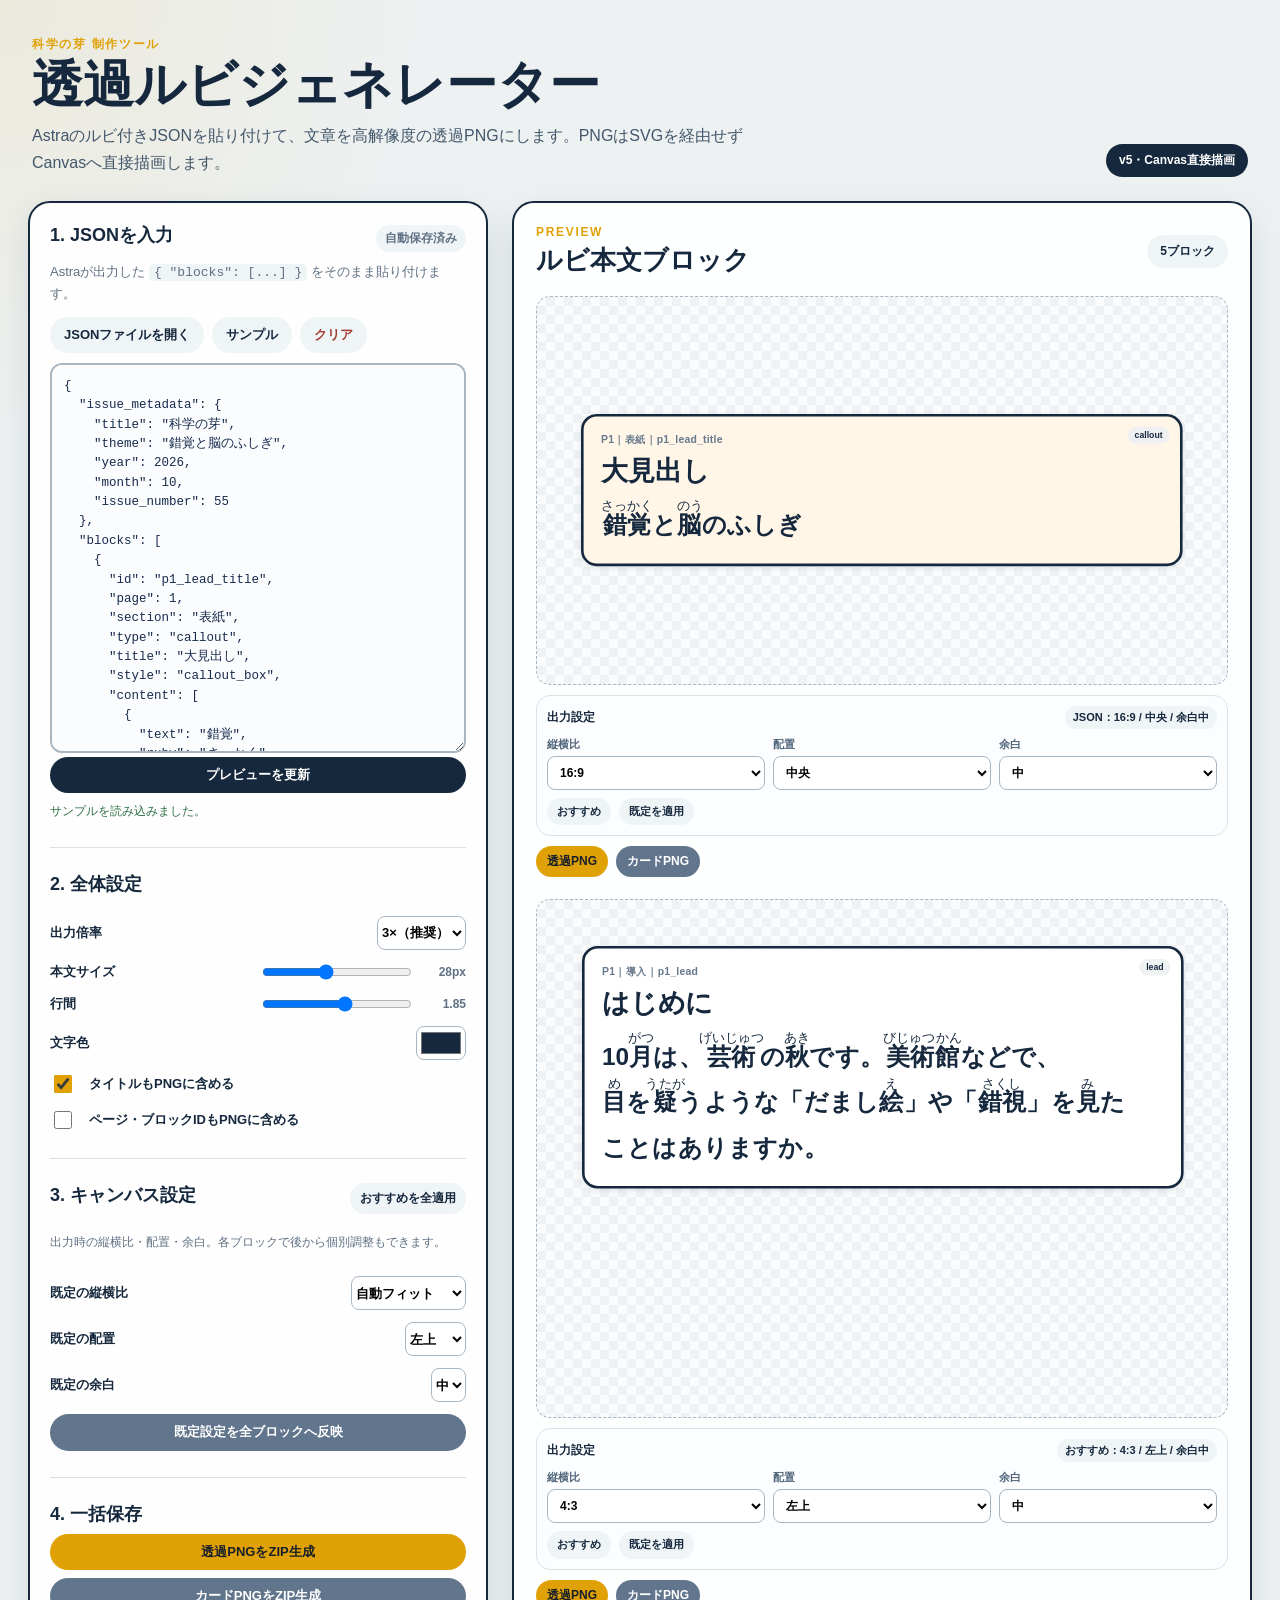
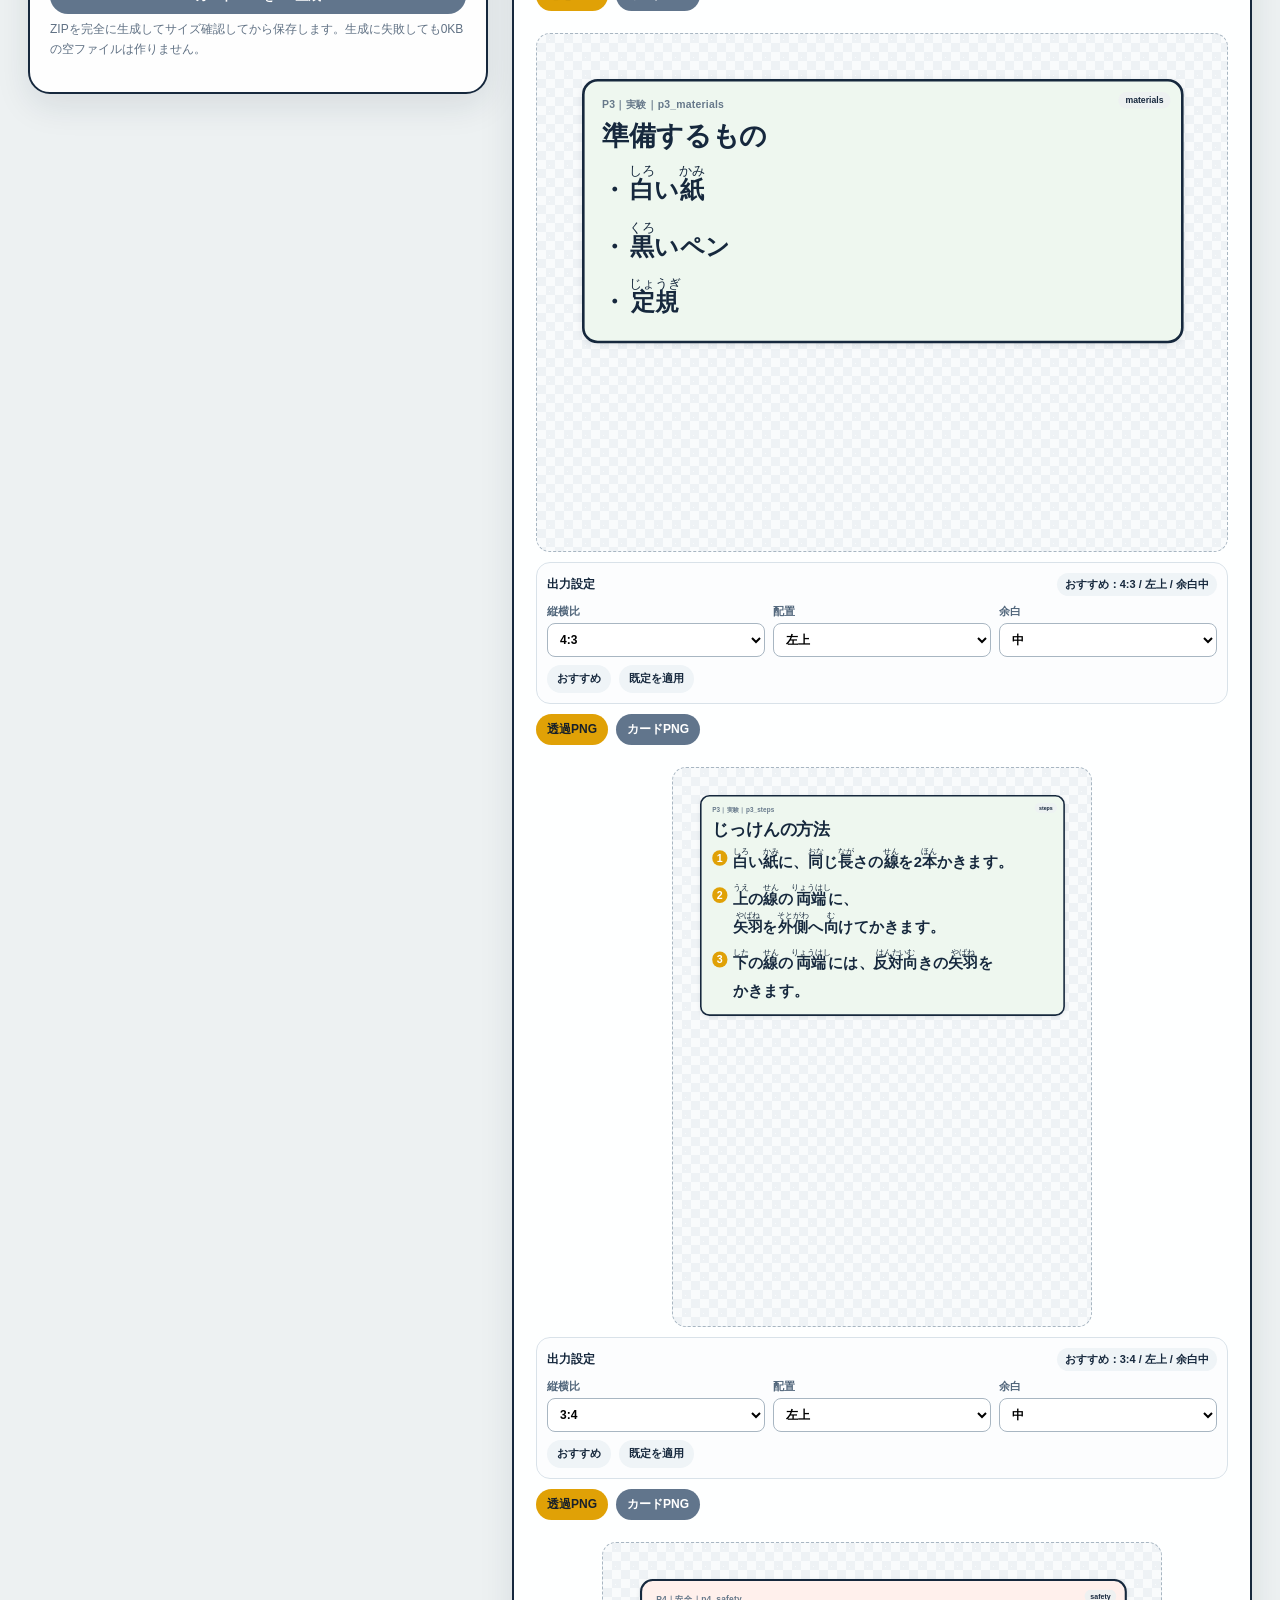
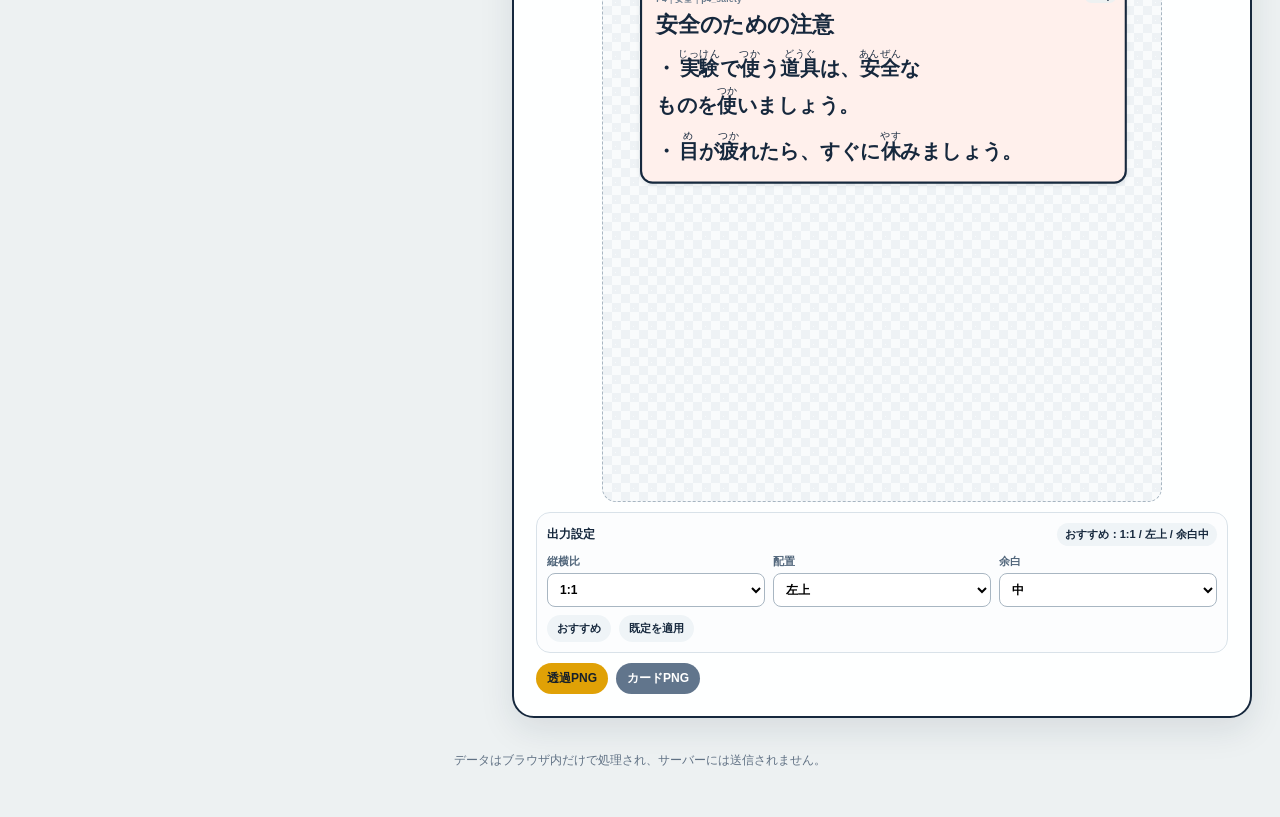
<file: index.html>
<!doctype html>
<html lang="ja">
<head>
  <meta charset="utf-8">
  <meta name="viewport" content="width=device-width, initial-scale=1">
  <meta name="theme-color" content="#16283D">
  <meta name="description" content="ルビ付き文章を高解像度の透過PNGに変換する静的Webツール。縦横比・配置・余白を個別ブロックごとに指定できます。">
  <title>透過ルビジェネレーター</title>
  <link rel="stylesheet" href="assets/styles.css">
  <script defer src="assets/app.js"></script>
</head>
<body>
  <header class="site-header">
    <div>
      <p class="eyebrow">科学の芽 制作ツール</p>
      <h1>透過ルビジェネレーター</h1>
      <p class="lead">Astraのルビ付きJSONを貼り付けて、文章を高解像度の透過PNGにします。PNGはSVGを経由せずCanvasへ直接描画します。</p>
    </div>
    <div class="header-badge">v5・Canvas直接描画</div>
  </header>

  <main class="layout">
    <aside class="panel editor-panel">
      <section>
        <div class="section-head">
          <h2>1. JSONを入力</h2>
          <span id="saveState" class="save-state">自動保存</span>
        </div>
        <p class="hint">Astraが出力した <code>{ "blocks": [...] }</code> をそのまま貼り付けます。</p>

        <div class="input-actions">
          <label class="file-button">
            JSONファイルを開く
            <input id="fileInput" type="file" accept="application/json,.json">
          </label>
          <button id="sampleBtn" class="button subtle" type="button">サンプル</button>
          <button id="clearBtn" class="button subtle danger" type="button">クリア</button>
        </div>

        <textarea id="jsonInput" spellcheck="false" aria-label="ルビ付きブロックJSON"></textarea>
        <button id="renderBtn" class="button primary wide" type="button">プレビューを更新</button>
        <div id="status" class="status" role="status">準備完了</div>
      </section>

      <section class="settings">
        <h2>2. 全体設定</h2>

        <label class="setting-row">
          <span>出力倍率</span>
          <select id="scaleSelect">
            <option value="2">2×</option>
            <option value="3" selected>3×（推奨）</option>
            <option value="4">4×</option>
          </select>
        </label>

        <label class="setting-row">
          <span>本文サイズ</span>
          <div class="range-wrap">
            <input id="fontSizeRange" type="range" min="18" max="42" value="28">
            <output id="fontSizeOutput">28px</output>
          </div>
        </label>

        <label class="setting-row">
          <span>行間</span>
          <div class="range-wrap">
            <input id="lineHeightRange" type="range" min="140" max="220" value="185">
            <output id="lineHeightOutput">1.85</output>
          </div>
        </label>

        <label class="setting-row">
          <span>文字色</span>
          <input id="textColor" type="color" value="#16283D">
        </label>

        <label class="toggle-row">
          <input id="includeTitleToggle" type="checkbox" checked>
          <span>タイトルもPNGに含める</span>
        </label>

        <label class="toggle-row">
          <input id="showMetaToggle" type="checkbox">
          <span>ページ・ブロックIDもPNGに含める</span>
        </label>
      </section>

      <section class="settings">
        <div class="section-head block-head">
          <h2>3. キャンバス設定</h2>
          <button id="applyRecommendedBtn" class="button subtle small-btn" type="button">おすすめを全適用</button>
        </div>
        <p class="hint small">出力時の縦横比・配置・余白。各ブロックで後から個別調整もできます。</p>

        <label class="setting-row">
          <span>既定の縦横比</span>
          <select id="defaultAspectSelect">
            <option value="auto">自動フィット</option>
            <option value="1:1">1:1</option>
            <option value="4:3">4:3</option>
            <option value="3:4">3:4</option>
            <option value="16:9">16:9</option>
            <option value="9:16">9:16</option>
            <option value="a-landscape">A横（1.414:1）</option>
            <option value="a-portrait">A縦（1:1.414）</option>
          </select>
        </label>

        <label class="setting-row">
          <span>既定の配置</span>
          <select id="defaultAlignSelect">
            <option value="top-left">左上</option>
            <option value="top-center">上中央</option>
            <option value="center-left">左中央</option>
            <option value="center">中央</option>
            <option value="bottom-left">左下</option>
            <option value="bottom-center">下中央</option>
          </select>
        </label>

        <label class="setting-row">
          <span>既定の余白</span>
          <select id="defaultPaddingSelect">
            <option value="small">小</option>
            <option value="medium" selected>中</option>
            <option value="large">大</option>
          </select>
        </label>

        <div class="stack-actions compact">
          <button id="applyDefaultsBtn" class="button secondary wide" type="button">既定設定を全ブロックへ反映</button>
        </div>
      </section>

      <section>
        <h2>4. 一括保存</h2>
        <div class="stack-actions">
          <button id="exportAllTransparentBtn" class="button accent wide" type="button">透過PNGをZIP生成</button>
          <button id="exportAllCardBtn" class="button secondary wide" type="button">カードPNGをZIP生成</button>
        </div>
        <div id="zipReadyPanel" class="zip-ready" hidden>
          <strong>ZIPの準備ができました</strong>
          <div id="zipReadyInfo" class="zip-ready-info"></div>
          <div class="stack-actions compact">
            <button id="savePreparedZipBtn" class="button primary wide" type="button">名前を付けてZIP保存</button>
            <button id="downloadPreparedZipBtn" class="button subtle wide" type="button">通常ダウンロード</button>
          </div>
        </div>
        <p class="hint small">ZIPを完全に生成してサイズ確認してから保存します。生成に失敗しても0KBの空ファイルは作りません。</p>
      </section>
    </aside>

    <section class="panel preview-panel">
      <div class="preview-toolbar">
        <div>
          <p class="eyebrow">Preview</p>
          <h2>ルビ本文ブロック</h2>
        </div>
        <div id="countLabel" class="count-label">0ブロック</div>
      </div>
      <div id="previewGrid" class="preview-grid"></div>
      <div id="emptyState" class="empty-state" hidden>
        JSONを入力して「プレビューを更新」を押すと、ここにブロックが表示されます。
      </div>
    </section>
  </main>

  <footer class="site-footer">
    <p>データはブラウザ内だけで処理され、サーバーには送信されません。</p>
  </footer>

  <div id="exportRoot" class="export-root" aria-hidden="true"></div>
</body>
</html>
</file>
<file: assets/styles.css>
:root {
  --navy: #16283D;
  --yellow: #E0A106;
  --paper: #FFFFFF;
  --canvas: #EDF1F2;
  --muted: #607184;
  --border: #A8B6C2;
  --soft-blue: #EFF4F7;
  --soft-green: #EEF7EF;
  --soft-purple: #F5F0FA;
  --soft-orange: #FFF6E8;
  --soft-red: #FFF0EC;
  --text-color: #16283D;
  --body-size: 28px;
  --body-leading: 1.85;
}

* { box-sizing: border-box; }
html { min-height: 100%; }
body {
  min-height: 100%;
  margin: 0;
  padding: 28px;
  color: var(--navy);
  background:
    radial-gradient(circle at 0 0, rgba(224,161,6,.09), transparent 28rem),
    var(--canvas);
  font-family: "Yu Gothic", "YuGothic", "Hiragino Kaku Gothic ProN", "Noto Sans JP", sans-serif;
}
button, input, textarea, select { font: inherit; }
.site-header,
.layout,
.site-footer {
  width: min(1540px, 100%);
  margin-inline: auto;
}
.site-header {
  display: flex;
  justify-content: space-between;
  gap: 24px;
  align-items: flex-end;
  padding: 8px 4px 24px;
}
.eyebrow {
  margin: 0 0 4px;
  color: var(--yellow);
  font-size: 12px;
  font-weight: 800;
  letter-spacing: .14em;
  text-transform: uppercase;
}
.site-header h1,
.preview-toolbar h2 { margin: 0; }
.site-header h1 { font-size: clamp(30px, 4vw, 52px); line-height: 1.08; }
.lead {
  max-width: 760px;
  margin: 10px 0 0;
  color: #43576B;
  font-size: 16px;
  line-height: 1.7;
}
.header-badge,
.count-label,
.save-state {
  border-radius: 999px;
  background: var(--navy);
  color: white;
  padding: 8px 13px;
  font-size: 12px;
  font-weight: 800;
  white-space: nowrap;
}
.save-state {
  padding: 5px 9px;
  background: var(--soft-blue);
  color: var(--muted);
}
.layout {
  display: grid;
  grid-template-columns: minmax(360px, 460px) minmax(0, 1fr);
  gap: 24px;
  align-items: start;
}
.panel {
  background: rgba(255,255,255,.94);
  border: 2px solid var(--navy);
  border-radius: 22px;
  box-shadow: 0 12px 34px rgba(22,40,61,.10);
}
.editor-panel { padding: 20px; }
.editor-panel section + section { margin-top: 26px; padding-top: 24px; border-top: 1px solid #D7E0E7; }
.editor-panel h2 { margin: 0 0 8px; font-size: 18px; }
.section-head,
.preview-toolbar {
  display: flex;
  justify-content: space-between;
  align-items: center;
  gap: 16px;
}
.block-head { align-items: flex-start; }
.hint {
  margin: 6px 0 12px;
  color: var(--muted);
  font-size: 13px;
  line-height: 1.65;
}
.hint.small { font-size: 12px; }
code {
  border-radius: 5px;
  padding: 1px 5px;
  background: var(--soft-blue);
}
#jsonInput {
  width: 100%;
  min-height: 390px;
  resize: vertical;
  border: 2px solid var(--border);
  border-radius: 12px;
  padding: 12px;
  outline: none;
  color: #172B4D;
  background: #FBFCFD;
  font: 12.5px/1.55 ui-monospace, "Cascadia Code", Consolas, monospace;
  transition: border-color .15s ease, box-shadow .15s ease;
}
#jsonInput:focus {
  border-color: var(--yellow);
  box-shadow: 0 0 0 4px rgba(224,161,6,.12);
}
.input-actions,
.stack-actions,
.actions,
.mini-actions,
.export-setting-grid {
  display: flex;
  flex-wrap: wrap;
  gap: 8px;
}
.input-actions { margin-bottom: 10px; }
.stack-actions { flex-direction: column; }
.stack-actions.compact { gap: 8px; }
.button,
.file-button {
  border: 0;
  border-radius: 999px;
  padding: 10px 14px;
  font-weight: 800;
  font-size: 13px;
  line-height: 1.25;
  cursor: pointer;
  text-align: center;
  transition: transform .08s ease, opacity .15s ease, box-shadow .15s ease;
}
.button:hover,
.file-button:hover { transform: translateY(-1px); box-shadow: 0 4px 12px rgba(22,40,61,.12); }
.button:active,
.file-button:active { transform: translateY(0); }
.button:disabled { opacity: .45; cursor: wait; }
.primary { background: var(--navy); color: white; }
.accent { background: var(--yellow); color: #17202A; }
.secondary { background: #61758C; color: white; }
.subtle { background: var(--soft-blue); color: var(--navy); }
.danger { color: #A23B30; }
.wide { width: 100%; }
.small-btn { padding: 8px 10px; font-size: 12px; }
.file-button {
  display: inline-flex;
  align-items: center;
  background: var(--soft-blue);
  color: var(--navy);
}
.file-button input { position: absolute; opacity: 0; pointer-events: none; }
.status {
  min-height: 18px;
  margin-top: 9px;
  color: var(--muted);
  font-size: 12px;
  line-height: 1.55;
  white-space: pre-wrap;
}
.status.error { color: #A23B30; }
.status.success { color: #2F7045; }
.settings { display: grid; gap: 12px; }
.setting-row,
.toggle-row {
  display: flex;
  align-items: center;
  justify-content: space-between;
  gap: 14px;
  font-size: 13px;
  font-weight: 700;
}
.setting-row select,
.setting-row input[type="color"],
.block-export-settings select {
  border: 1px solid var(--border);
  border-radius: 8px;
  background: white;
  min-height: 34px;
}
.range-wrap { display: grid; grid-template-columns: 150px 48px; gap: 8px; align-items: center; }
.range-wrap input { width: 100%; }
.range-wrap output { color: var(--muted); font-size: 12px; text-align: right; }
.toggle-row { justify-content: flex-start; font-weight: 600; }
.toggle-row input { width: 18px; height: 18px; accent-color: var(--yellow); }
.preview-panel { min-height: 700px; padding: 22px; }
.preview-toolbar { margin-bottom: 18px; }
.preview-toolbar h2 { font-size: 26px; }
.count-label { background: var(--soft-blue); color: var(--navy); }
.preview-grid {
  display: grid;
  grid-template-columns: repeat(auto-fill, minmax(360px, 1fr));
  gap: 22px;
}
.preview-item { min-width: 0; }
.block-card {
  position: relative;
  overflow: hidden;
  border: 3px solid var(--navy);
  border-radius: 18px;
  padding: 18px 20px;
  background: white;
  box-shadow: 0 3px 10px rgba(0,0,0,.08);
  color: var(--text-color);
}
.style-lead_box,
.style-article_box,
.style-plain { background: white; }
.style-callout_box { background: var(--soft-orange); }
.style-mini_column_box { background: var(--soft-purple); }
.style-experiment_box { background: var(--soft-green); }
.style-note_box { background: #FFF8D9; }
.style-summary_box { background: #EFF3F8; }
.style-trivia_box { background: #F9F3E8; }
.style-safety_box { background: var(--soft-red); }
.style-reference_box { background: #F8F8F8; }
.meta {
  margin-bottom: 8px;
  color: #66788A;
  font-size: 12px;
  font-weight: 800;
  letter-spacing: .02em;
}
.title {
  margin-bottom: 14px;
  color: var(--text-color);
  font-size: calc(var(--body-size) * 1.12);
  font-weight: 800;
  line-height: 1.25;
}
.content {
  color: var(--text-color);
  font-size: var(--body-size);
  font-weight: 700;
  line-height: var(--body-leading);
  overflow-wrap: anywhere;
  word-break: auto-phrase;
}
.content p { margin: 0 0 .5em; }
.content p:last-child { margin-bottom: 0; }
.content ul { margin: 0; padding: 0; list-style: none; display: flex; flex-direction: column; gap: .35em; }
.content li { line-height: var(--body-leading); }
.content li::before { content: "・"; margin-right: .15em; }
.steps { display: flex; flex-direction: column; gap: .55em; }
.step { display: flex; gap: 10px; align-items: flex-start; }
.step-num {
  width: 1.45em;
  height: 1.45em;
  border-radius: 50%;
  display: flex;
  align-items: center;
  justify-content: center;
  flex: 0 0 auto;
  margin-top: .3em;
  background: var(--yellow);
  color: white;
  font-size: .72em;
  font-weight: 900;
  line-height: 1;
}
.step-text { min-width: 0; }
.block-type {
  position: absolute;
  top: 12px;
  right: 12px;
  border-radius: 999px;
  padding: 4px 8px;
  background: rgba(237,241,242,.94);
  color: var(--navy);
  font-size: 10px;
  font-weight: 800;
}
.block-tools {
  margin-top: 10px;
  border: 1px solid #D9E2E9;
  border-radius: 14px;
  background: #FCFDFE;
  padding: 10px;
}
.tools-head {
  display:flex;
  justify-content:space-between;
  align-items:center;
  gap: 8px;
  margin-bottom: 8px;
}
.tools-head strong { font-size: 12px; }
.preset-tag {
  border-radius:999px;
  background: var(--soft-blue);
  color: var(--navy);
  padding:4px 8px;
  font-size:11px;
  font-weight:700;
}
.block-export-settings {
  display:grid;
  grid-template-columns: repeat(3, minmax(0, 1fr));
  gap: 8px;
}
.block-export-settings label {
  display:grid;
  gap: 4px;
  font-size: 11px;
  font-weight: 700;
  color: #51667B;
}
.block-export-settings select { width:100%; padding:6px 8px; font-size:12px; }
.actions { margin-top: 10px; }
.actions .button { padding: 8px 11px; font-size: 12px; }
.mini-actions { margin-top: 8px; }
.mini-actions .button { padding: 7px 10px; font-size: 11px; }
ruby { ruby-position: over; ruby-align: center; }
rt { font-size: .52em; font-weight: 500; line-height: 1; }
.empty-state {
  padding: 80px 24px;
  border: 2px dashed var(--border);
  border-radius: 18px;
  color: var(--muted);
  text-align: center;
  line-height: 1.8;
}
.site-footer {
  padding: 22px 4px 8px;
  color: var(--muted);
  font-size: 12px;
  text-align: center;
}
.zip-ready {
  margin-top: 12px;
  border: 1px solid #B8C8D4;
  border-radius: 14px;
  padding: 12px;
  background: #F7FAFC;
}
.zip-ready strong { display:block; margin-bottom:6px; font-size:13px; }
.zip-ready-info { margin-bottom:10px; color:var(--muted); font-size:12px; line-height:1.55; }

.export-root {
  position: fixed;
  top: 0;
  left: -50000px;
  z-index: -1000;
  pointer-events: none;
}
.export-shell { display: inline-block; }
.export-content-shell { display:inline-block; }
.export-content-shell.transparent .block-card {
  padding: 0;
  border: 0;
  border-radius: 0;
  background: transparent !important;
  box-shadow: none;
}
.export-content-shell.transparent .block-type { display: none; }
.export-content-shell.card .block-type { display: none; }
.export-content-shell.hide-title .title { display: none; }
.export-content-shell.hide-meta .meta { display: none; }
.export-content-shell.transparent .meta { margin-bottom: 4px; }
.export-shell.fixed-ratio .export-canvas {
  display: flex;
  width: var(--canvas-width);
  height: var(--canvas-height);
  background: transparent;
}
.export-shell.fixed-ratio.card .export-canvas { background: transparent; }
.export-holder {
  display:flex;
  width:100%;
  height:100%;
  padding: var(--canvas-pad);
}
.export-holder.align-top-left { justify-content:flex-start; align-items:flex-start; }
.export-holder.align-top-center { justify-content:center; align-items:flex-start; }
.export-holder.align-center-left { justify-content:flex-start; align-items:center; }
.export-holder.align-center { justify-content:center; align-items:center; }
.export-holder.align-bottom-left { justify-content:flex-start; align-items:flex-end; }
.export-holder.align-bottom-center { justify-content:center; align-items:flex-end; }
.export-holder > .export-content-shell { max-width:100%; flex: 0 1 auto; }
.export-holder > .export-content-shell > .block-card { max-width:100%; }
@media (max-width: 1120px) {
  body { padding: 16px; }
  .layout { grid-template-columns: 1fr; }
  .site-header { align-items: flex-start; flex-direction: column; }
  .editor-panel { order: 1; }
  .preview-panel { order: 2; }
}
@media (max-width: 640px) {
  body { padding: 10px; }
  .panel { border-radius: 16px; }
  .preview-grid { grid-template-columns: 1fr; }
  .setting-row { align-items: flex-start; flex-direction: column; }
  .range-wrap { width: 100%; grid-template-columns: 1fr 48px; }
  .block-export-settings { grid-template-columns: 1fr; }
}

/* v3: live aspect-ratio preview */
.preview-stage {
  position: relative;
  width: 100%;
  max-width: 100%;
  transition: width .18s ease, height .18s ease, border-color .18s ease, background .18s ease;
}
.preview-stage.auto {
  min-height: 0;
  background: transparent;
  border: 0;
}
.preview-stage.fixed-ratio {
  overflow: hidden;
  border: 1px dashed #A8B6C2;
  border-radius: 14px;
  background-color: #F9FBFC;
  background-image:
    linear-gradient(45deg, #EEF2F5 25%, transparent 25%),
    linear-gradient(-45deg, #EEF2F5 25%, transparent 25%),
    linear-gradient(45deg, transparent 75%, #EEF2F5 75%),
    linear-gradient(-45deg, transparent 75%, #EEF2F5 75%);
  background-size: 18px 18px;
  background-position: 0 0, 0 9px, 9px -9px, -9px 0;
}
.preview-stage-holder {
  width: 100%;
  height: 100%;
  display: flex;
}
.preview-stage.auto .preview-stage-holder {
  display: block;
}
.preview-stage.fixed-ratio .preview-stage-holder.align-top-left { justify-content:flex-start; align-items:flex-start; }
.preview-stage.fixed-ratio .preview-stage-holder.align-top-center { justify-content:center; align-items:flex-start; }
.preview-stage.fixed-ratio .preview-stage-holder.align-center-left { justify-content:flex-start; align-items:center; }
.preview-stage.fixed-ratio .preview-stage-holder.align-center { justify-content:center; align-items:center; }
.preview-stage.fixed-ratio .preview-stage-holder.align-bottom-left { justify-content:flex-start; align-items:flex-end; }
.preview-stage.fixed-ratio .preview-stage-holder.align-bottom-center { justify-content:center; align-items:flex-end; }
.preview-scaled-frame {
  flex: 0 0 auto;
  min-width: 0;
}
.preview-stage.fixed-ratio .block-card {
  box-shadow: 0 2px 8px rgba(22,40,61,.10);
}
</file>
